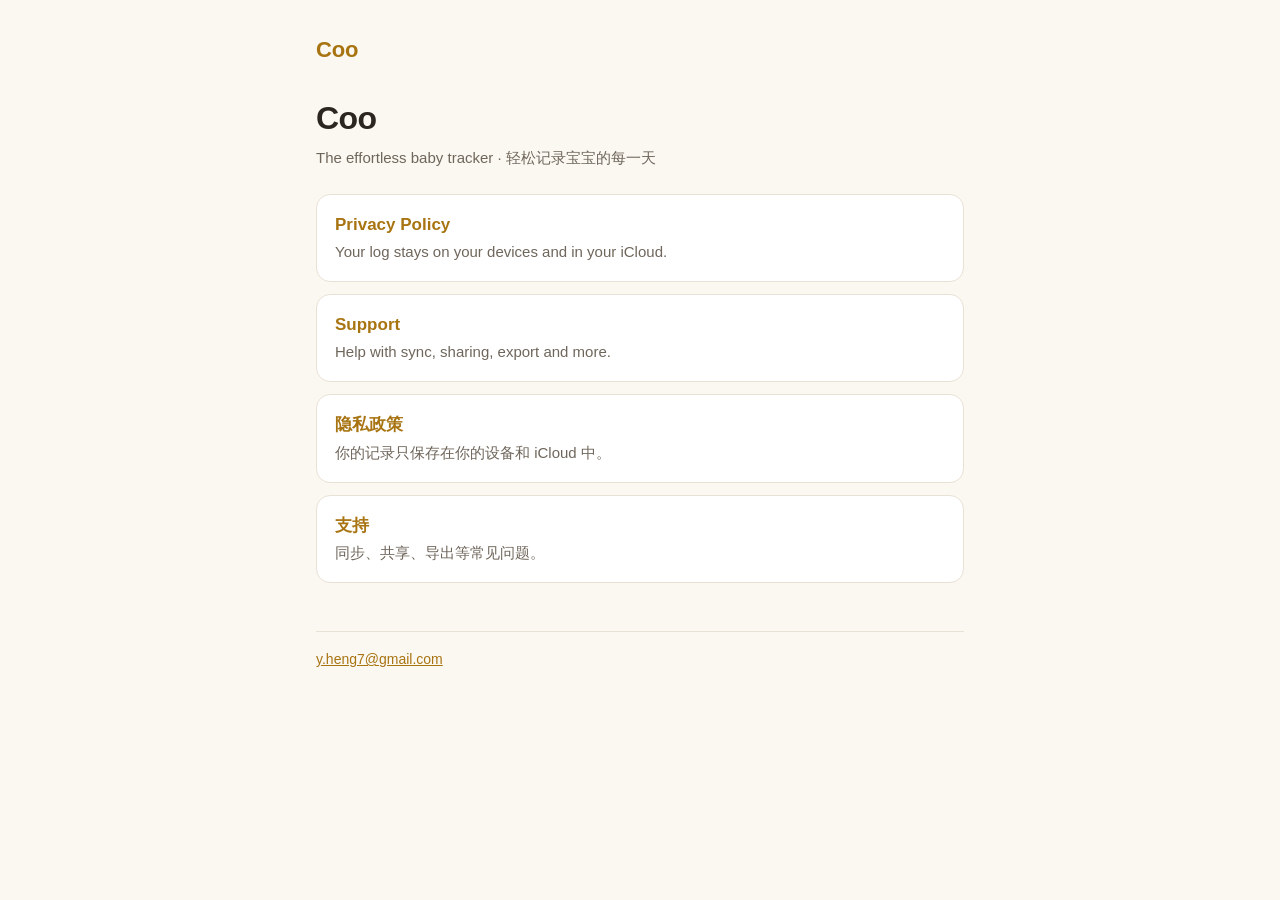
<file: index.html>
<!doctype html>
<html lang="en">
<head>
<meta charset="utf-8">
<meta name="viewport" content="width=device-width, initial-scale=1">
<title>Coo Baby Tracker</title>
<meta name="description" content="Coo, the effortless baby tracker. Privacy policy and support.">
<link rel="stylesheet" href="style.css">
</head>
<body>
<main>
<header class="top">
  <span class="brand">Coo</span>
</header>
<h1>Coo</h1>
<p class="meta">The effortless baby tracker · 轻松记录宝宝的每一天</p>
<div class="cards">
  <a class="card" href="privacy/"><strong>Privacy Policy</strong><span>Your log stays on your devices and in your iCloud.</span></a>
  <a class="card" href="support/"><strong>Support</strong><span>Help with sync, sharing, export and more.</span></a>
  <a class="card" href="zh/privacy/" hreflang="zh-Hans" lang="zh-Hans"><strong>隐私政策</strong><span>你的记录只保存在你的设备和 iCloud 中。</span></a>
  <a class="card" href="zh/support/" hreflang="zh-Hans" lang="zh-Hans"><strong>支持</strong><span>同步、共享、导出等常见问题。</span></a>
</div>
<footer><a href="mailto:y.heng7@gmail.com">y.heng7@gmail.com</a></footer>
</main>
</body>
</html>
</file>
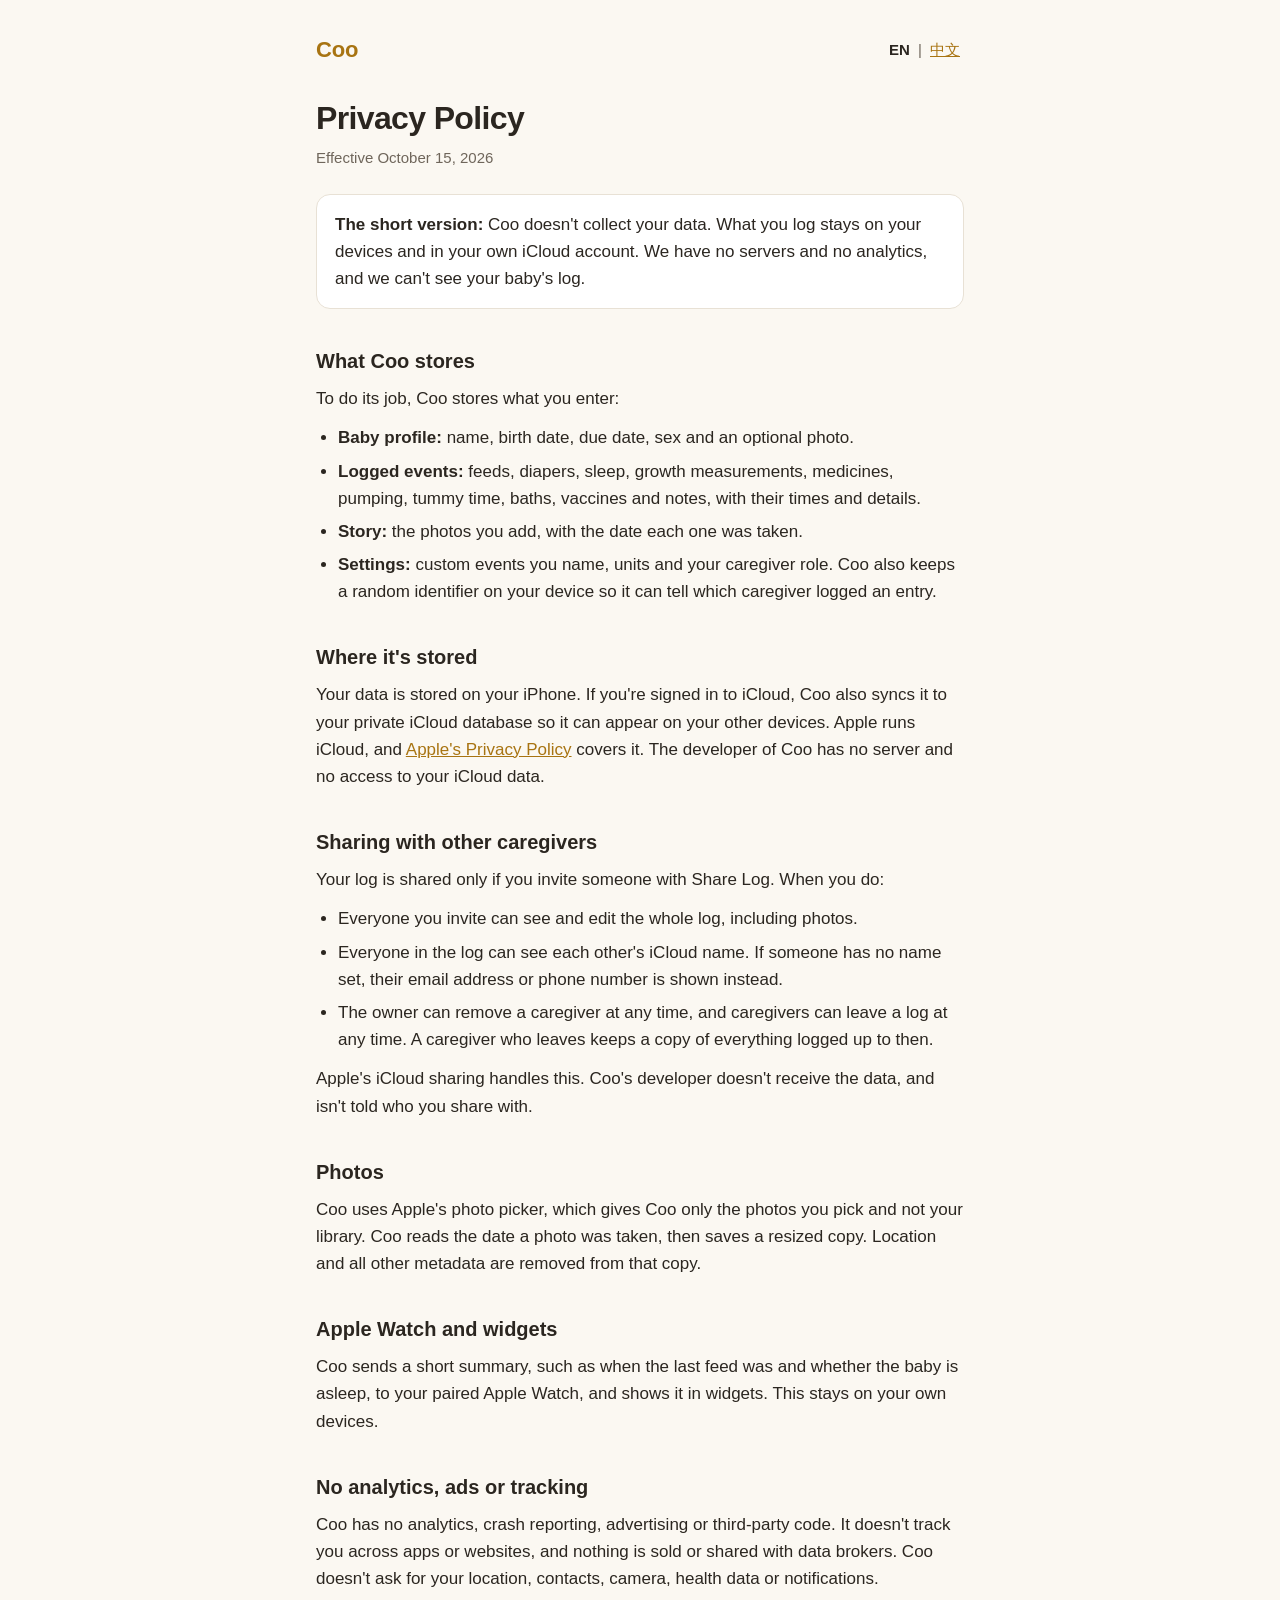
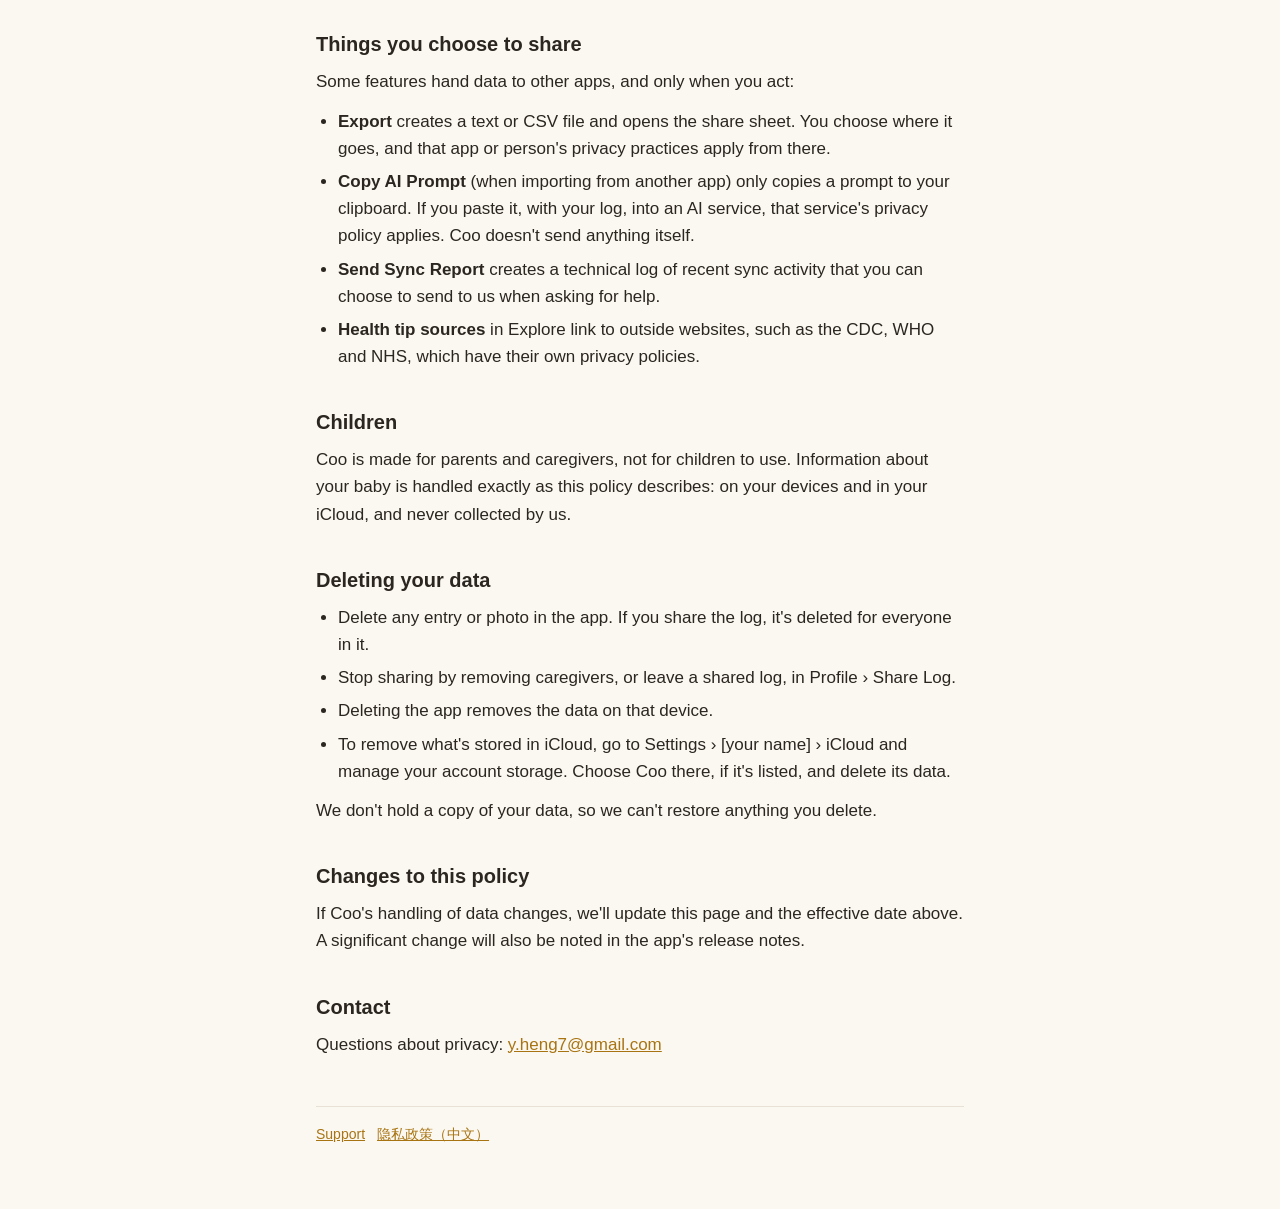
<file: privacy/index.html>
<!doctype html>
<html lang="en">
<head>
<meta charset="utf-8">
<meta name="viewport" content="width=device-width, initial-scale=1">
<title>Coo Privacy Policy</title>
<meta name="description" content="Coo keeps your baby's log on your devices and in your own iCloud. We don't collect, see or sell any of it.">
<link rel="stylesheet" href="../style.css">
<link rel="alternate" hreflang="zh-Hans" href="../zh/privacy/">
</head>
<body>
<main>
<header class="top">
  <a class="brand" href="../">Coo</a>
  <nav class="lang"><span>EN</span> | <a href="../zh/privacy/" hreflang="zh-Hans">中文</a></nav>
</header>

<h1>Privacy Policy</h1>
<p class="meta">Effective October 15, 2026</p>

<div class="summary">
  <p><strong>The short version:</strong> Coo doesn't collect your data. What you log stays on your devices and in your own iCloud account. We have no servers and no analytics, and we can't see your baby's log.</p>
</div>

<h2>What Coo stores</h2>
<p>To do its job, Coo stores what you enter:</p>
<ul>
  <li><strong>Baby profile:</strong> name, birth date, due date, sex and an optional photo.</li>
  <li><strong>Logged events:</strong> feeds, diapers, sleep, growth measurements, medicines, pumping, tummy time, baths, vaccines and notes, with their times and details.</li>
  <li><strong>Story:</strong> the photos you add, with the date each one was taken.</li>
  <li><strong>Settings:</strong> custom events you name, units and your caregiver role. Coo also keeps a random identifier on your device so it can tell which caregiver logged an entry.</li>
</ul>

<h2>Where it's stored</h2>
<p>Your data is stored on your iPhone. If you're signed in to iCloud, Coo also syncs it to your private iCloud database so it can appear on your other devices. Apple runs iCloud, and <a href="https://www.apple.com/legal/privacy/">Apple's Privacy Policy</a> covers it. The developer of Coo has no server and no access to your iCloud data.</p>

<h2>Sharing with other caregivers</h2>
<p>Your log is shared only if you invite someone with Share Log. When you do:</p>
<ul>
  <li>Everyone you invite can see and edit the whole log, including photos.</li>
  <li>Everyone in the log can see each other's iCloud name. If someone has no name set, their email address or phone number is shown instead.</li>
  <li>The owner can remove a caregiver at any time, and caregivers can leave a log at any time. A caregiver who leaves keeps a copy of everything logged up to then.</li>
</ul>
<p>Apple's iCloud sharing handles this. Coo's developer doesn't receive the data, and isn't told who you share with.</p>

<h2>Photos</h2>
<p>Coo uses Apple's photo picker, which gives Coo only the photos you pick and not your library. Coo reads the date a photo was taken, then saves a resized copy. Location and all other metadata are removed from that copy.</p>

<h2>Apple Watch and widgets</h2>
<p>Coo sends a short summary, such as when the last feed was and whether the baby is asleep, to your paired Apple Watch, and shows it in widgets. This stays on your own devices.</p>

<h2>No analytics, ads or tracking</h2>
<p>Coo has no analytics, crash reporting, advertising or third-party code. It doesn't track you across apps or websites, and nothing is sold or shared with data brokers. Coo doesn't ask for your location, contacts, camera, health data or notifications.</p>

<h2>Things you choose to share</h2>
<p>Some features hand data to other apps, and only when you act:</p>
<ul>
  <li><strong>Export</strong> creates a text or CSV file and opens the share sheet. You choose where it goes, and that app or person's privacy practices apply from there.</li>
  <li><strong>Copy AI Prompt</strong> (when importing from another app) only copies a prompt to your clipboard. If you paste it, with your log, into an AI service, that service's privacy policy applies. Coo doesn't send anything itself.</li>
  <li><strong>Send Sync Report</strong> creates a technical log of recent sync activity that you can choose to send to us when asking for help.</li>
  <li><strong>Health tip sources</strong> in Explore link to outside websites, such as the CDC, WHO and NHS, which have their own privacy policies.</li>
</ul>

<h2>Children</h2>
<p>Coo is made for parents and caregivers, not for children to use. Information about your baby is handled exactly as this policy describes: on your devices and in your iCloud, and never collected by us.</p>

<h2 id="deleting">Deleting your data</h2>
<ul>
  <li>Delete any entry or photo in the app. If you share the log, it's deleted for everyone in it.</li>
  <li>Stop sharing by removing caregivers, or leave a shared log, in Profile › Share Log.</li>
  <li>Deleting the app removes the data on that device.</li>
  <li>To remove what's stored in iCloud, go to Settings › [your name] › iCloud and manage your account storage. Choose Coo there, if it's listed, and delete its data.</li>
</ul>
<p>We don't hold a copy of your data, so we can't restore anything you delete.</p>

<h2>Changes to this policy</h2>
<p>If Coo's handling of data changes, we'll update this page and the effective date above. A significant change will also be noted in the app's release notes.</p>

<h2>Contact</h2>
<p>Questions about privacy: <a href="mailto:y.heng7@gmail.com">y.heng7@gmail.com</a></p>

<footer>
  <a href="../support/">Support</a><a href="../zh/privacy/" hreflang="zh-Hans">隐私政策（中文）</a>
</footer>
</main>
</body>
</html>
</file>
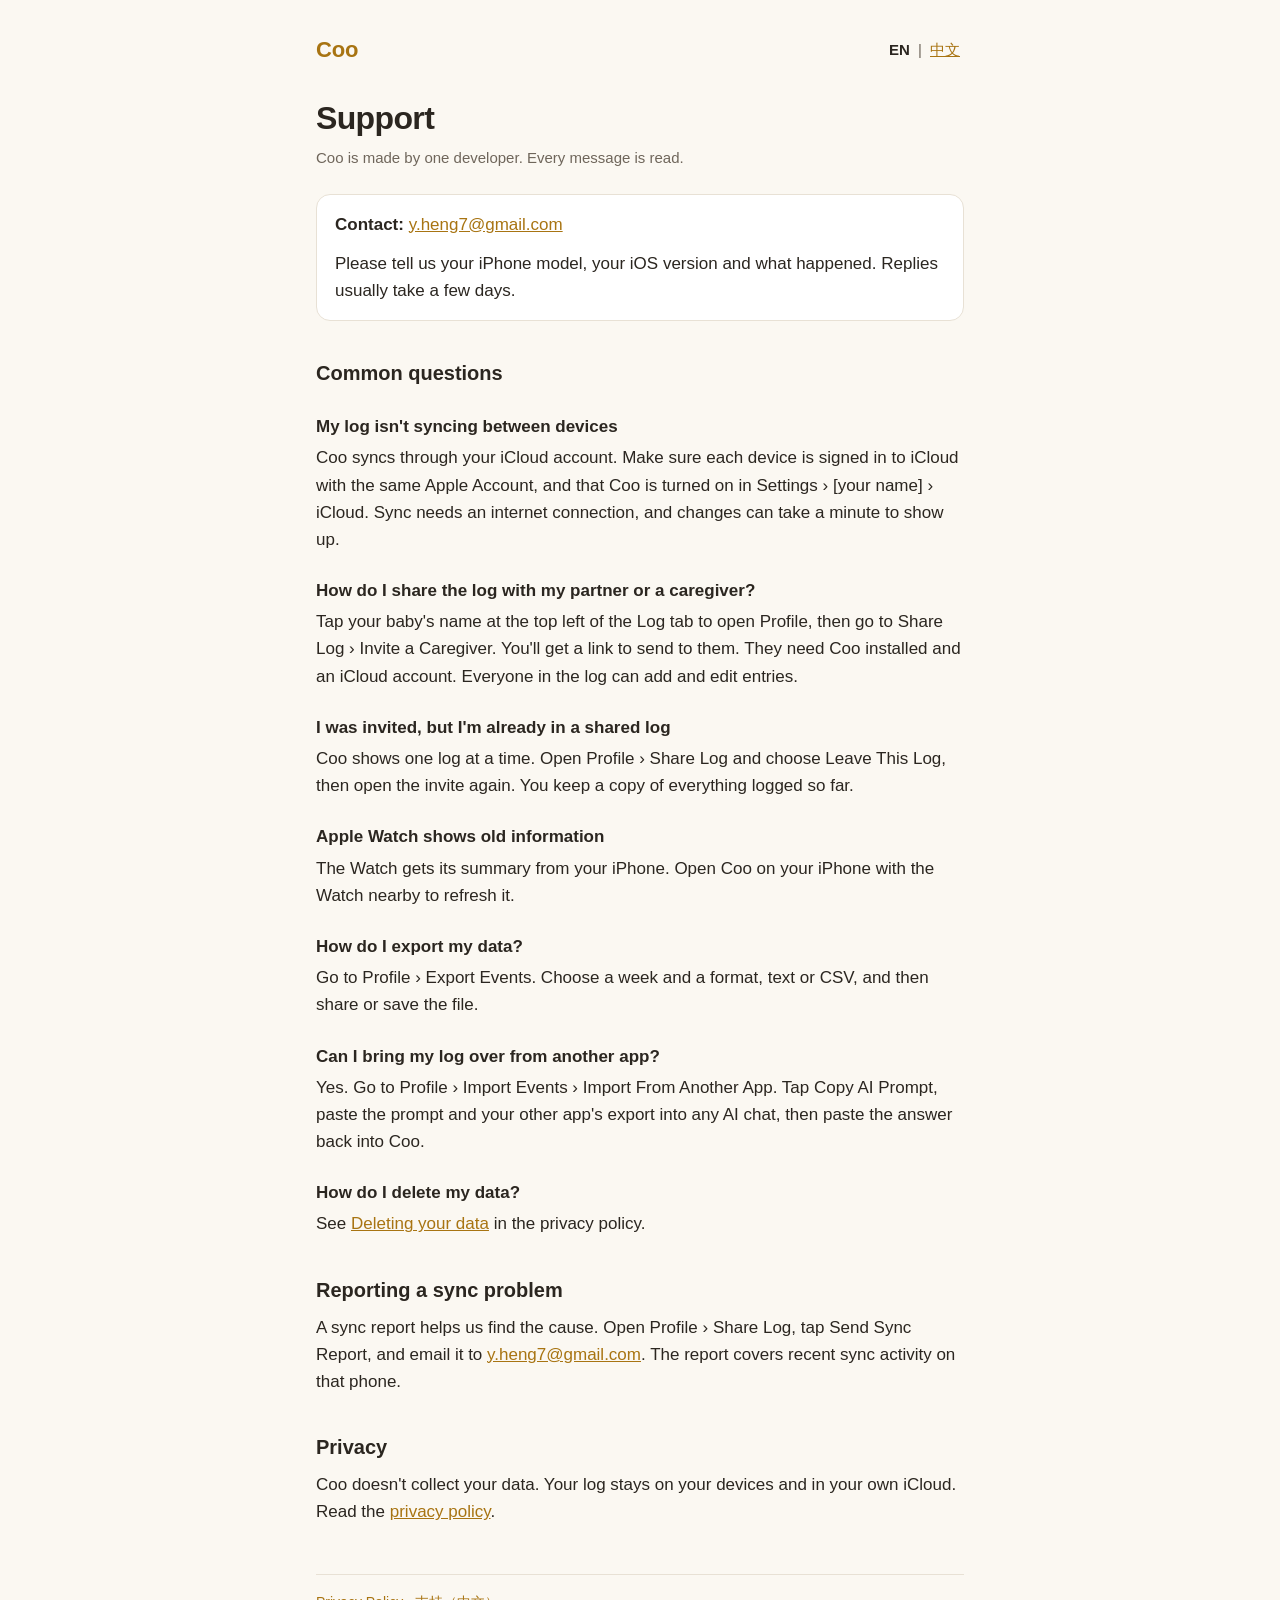
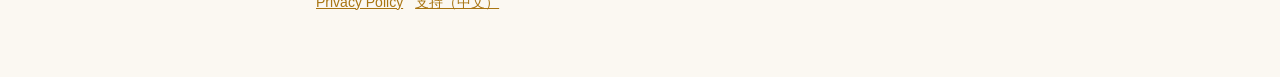
<file: support/index.html>
<!doctype html>
<html lang="en">
<head>
<meta charset="utf-8">
<meta name="viewport" content="width=device-width, initial-scale=1">
<title>Coo Support</title>
<meta name="description" content="Get help with Coo, the baby tracker: sync, sharing with a partner, Apple Watch, export and import.">
<link rel="stylesheet" href="../style.css">
<link rel="alternate" hreflang="zh-Hans" href="../zh/support/">
</head>
<body>
<main>
<header class="top">
  <a class="brand" href="../">Coo</a>
  <nav class="lang"><span>EN</span> | <a href="../zh/support/" hreflang="zh-Hans">中文</a></nav>
</header>

<h1>Support</h1>
<p class="meta">Coo is made by one developer. Every message is read.</p>

<div class="summary">
  <p><strong>Contact:</strong> <a href="mailto:y.heng7@gmail.com?subject=Coo%20support">y.heng7@gmail.com</a></p>
  <p>Please tell us your iPhone model, your iOS version and what happened. Replies usually take a few days.</p>
</div>

<h2>Common questions</h2>

<h3>My log isn't syncing between devices</h3>
<p>Coo syncs through your iCloud account. Make sure each device is signed in to iCloud with the same Apple Account, and that Coo is turned on in Settings › [your name] › iCloud. Sync needs an internet connection, and changes can take a minute to show up.</p>

<h3>How do I share the log with my partner or a caregiver?</h3>
<p>Tap your baby's name at the top left of the Log tab to open Profile, then go to Share Log › Invite a Caregiver. You'll get a link to send to them. They need Coo installed and an iCloud account. Everyone in the log can add and edit entries.</p>

<h3>I was invited, but I'm already in a shared log</h3>
<p>Coo shows one log at a time. Open Profile › Share Log and choose Leave This Log, then open the invite again. You keep a copy of everything logged so far.</p>

<h3>Apple Watch shows old information</h3>
<p>The Watch gets its summary from your iPhone. Open Coo on your iPhone with the Watch nearby to refresh it.</p>

<h3>How do I export my data?</h3>
<p>Go to Profile › Export Events. Choose a week and a format, text or CSV, and then share or save the file.</p>

<h3>Can I bring my log over from another app?</h3>
<p>Yes. Go to Profile › Import Events › Import From Another App. Tap Copy AI Prompt, paste the prompt and your other app's export into any AI chat, then paste the answer back into Coo.</p>

<h3>How do I delete my data?</h3>
<p>See <a href="../privacy/#deleting">Deleting your data</a> in the privacy policy.</p>

<h2>Reporting a sync problem</h2>
<p>A sync report helps us find the cause. Open Profile › Share Log, tap Send Sync Report, and email it to <a href="mailto:y.heng7@gmail.com?subject=Coo%20sync%20report">y.heng7@gmail.com</a>. The report covers recent sync activity on that phone.</p>

<h2>Privacy</h2>
<p>Coo doesn't collect your data. Your log stays on your devices and in your own iCloud. Read the <a href="../privacy/">privacy policy</a>.</p>

<footer>
  <a href="../privacy/">Privacy Policy</a><a href="../zh/support/" hreflang="zh-Hans">支持（中文）</a>
</footer>
</main>
</body>
</html>
</file>
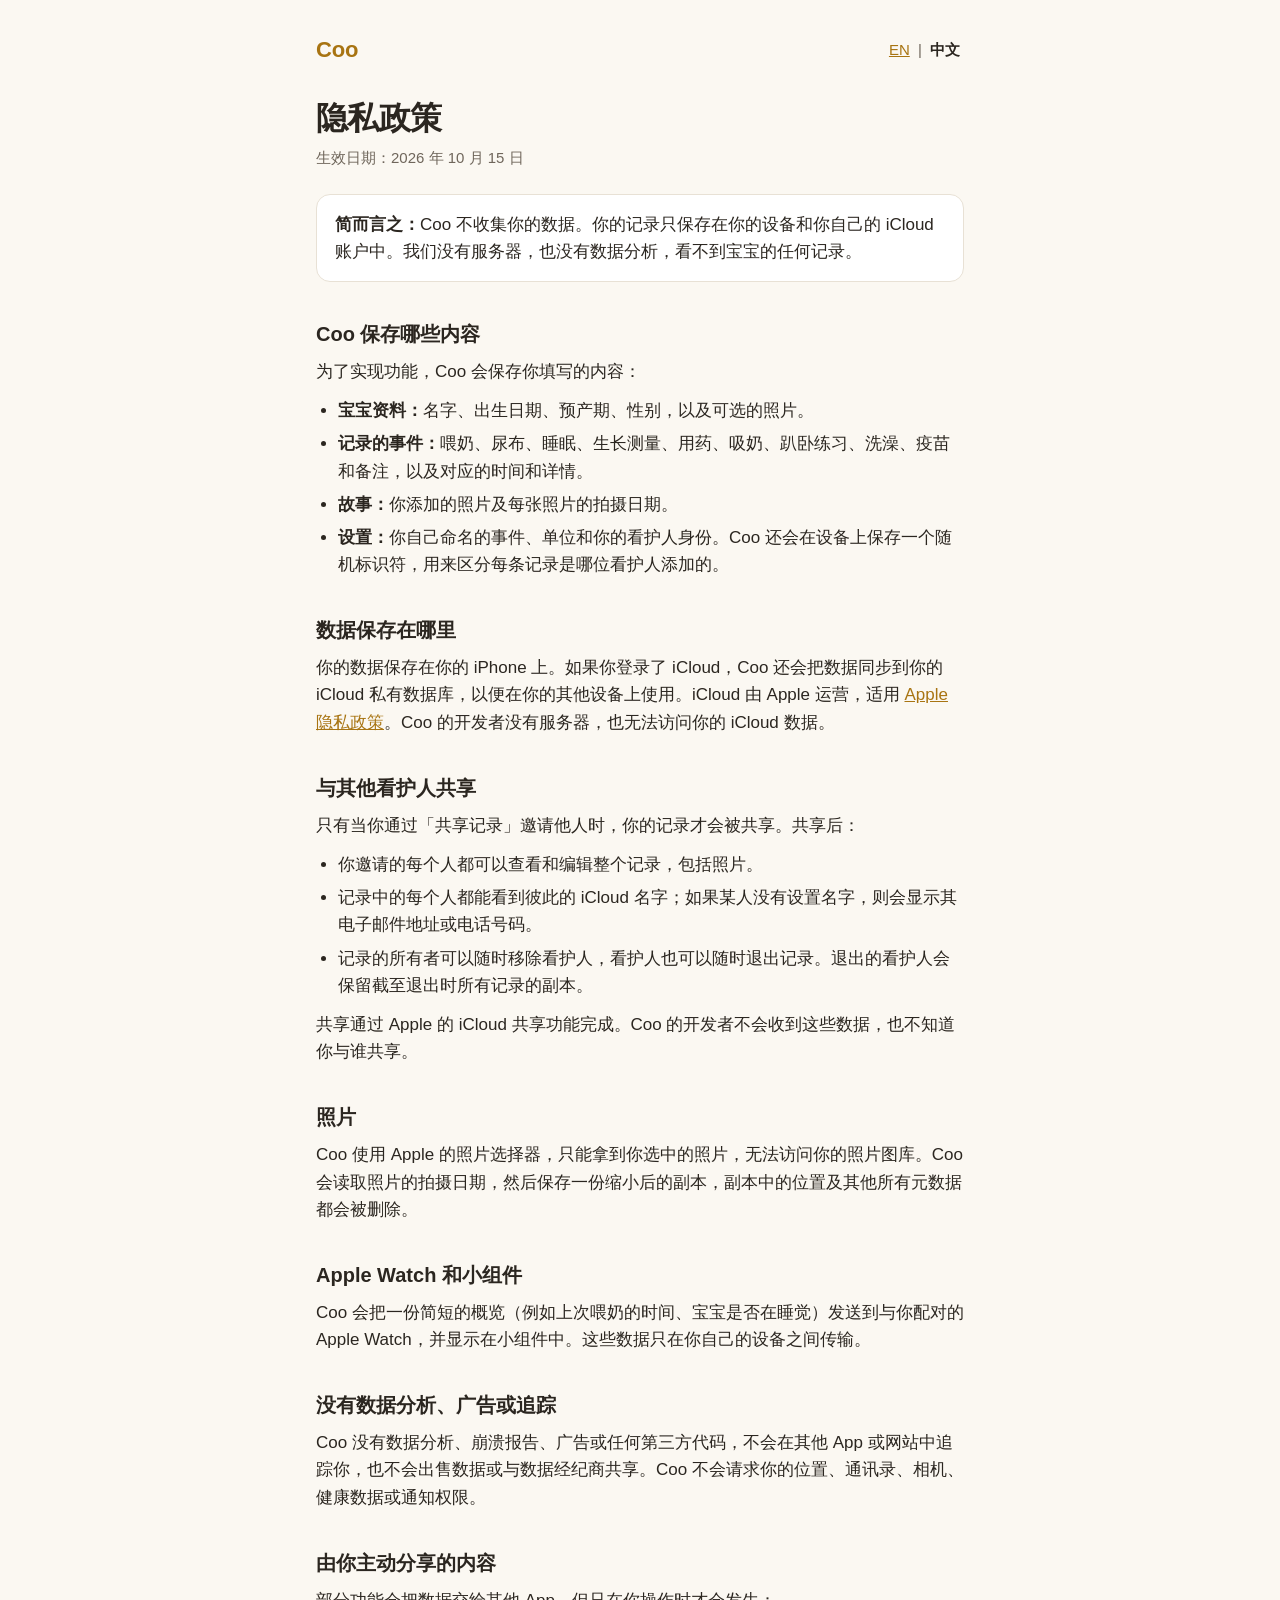
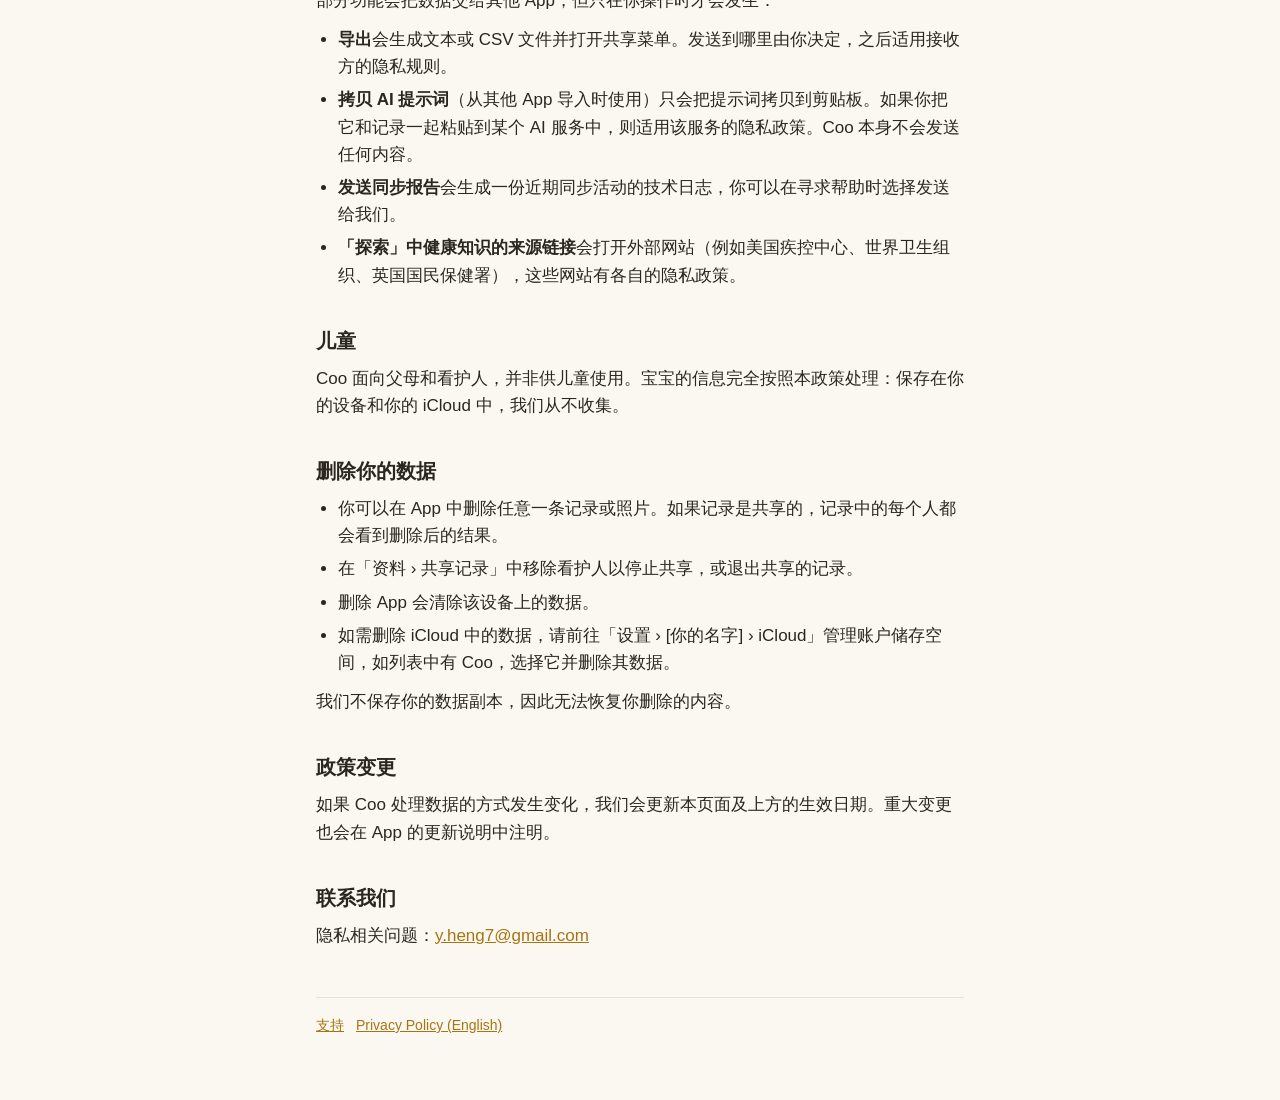
<file: zh/privacy/index.html>
<!doctype html>
<html lang="zh-Hans">
<head>
<meta charset="utf-8">
<meta name="viewport" content="width=device-width, initial-scale=1">
<title>Coo 隐私政策</title>
<meta name="description" content="Coo 把宝宝的记录保存在你的设备和你自己的 iCloud 中。我们不收集、不查看、也不出售任何数据。">
<link rel="stylesheet" href="../../style.css">
<link rel="alternate" hreflang="en" href="../../privacy/">
</head>
<body>
<main>
<header class="top">
  <a class="brand" href="../../">Coo</a>
  <nav class="lang"><a href="../../privacy/" hreflang="en">EN</a> | <span>中文</span></nav>
</header>

<h1>隐私政策</h1>
<p class="meta">生效日期：2026 年 10 月 15 日</p>

<div class="summary">
  <p><strong>简而言之：</strong>Coo 不收集你的数据。你的记录只保存在你的设备和你自己的 iCloud 账户中。我们没有服务器，也没有数据分析，看不到宝宝的任何记录。</p>
</div>

<h2>Coo 保存哪些内容</h2>
<p>为了实现功能，Coo 会保存你填写的内容：</p>
<ul>
  <li><strong>宝宝资料：</strong>名字、出生日期、预产期、性别，以及可选的照片。</li>
  <li><strong>记录的事件：</strong>喂奶、尿布、睡眠、生长测量、用药、吸奶、趴卧练习、洗澡、疫苗和备注，以及对应的时间和详情。</li>
  <li><strong>故事：</strong>你添加的照片及每张照片的拍摄日期。</li>
  <li><strong>设置：</strong>你自己命名的事件、单位和你的看护人身份。Coo 还会在设备上保存一个随机标识符，用来区分每条记录是哪位看护人添加的。</li>
</ul>

<h2>数据保存在哪里</h2>
<p>你的数据保存在你的 iPhone 上。如果你登录了 iCloud，Coo 还会把数据同步到你的 iCloud 私有数据库，以便在你的其他设备上使用。iCloud 由 Apple 运营，适用 <a href="https://www.apple.com.cn/legal/privacy/">Apple 隐私政策</a>。Coo 的开发者没有服务器，也无法访问你的 iCloud 数据。</p>

<h2>与其他看护人共享</h2>
<p>只有当你通过「共享记录」邀请他人时，你的记录才会被共享。共享后：</p>
<ul>
  <li>你邀请的每个人都可以查看和编辑整个记录，包括照片。</li>
  <li>记录中的每个人都能看到彼此的 iCloud 名字；如果某人没有设置名字，则会显示其电子邮件地址或电话号码。</li>
  <li>记录的所有者可以随时移除看护人，看护人也可以随时退出记录。退出的看护人会保留截至退出时所有记录的副本。</li>
</ul>
<p>共享通过 Apple 的 iCloud 共享功能完成。Coo 的开发者不会收到这些数据，也不知道你与谁共享。</p>

<h2>照片</h2>
<p>Coo 使用 Apple 的照片选择器，只能拿到你选中的照片，无法访问你的照片图库。Coo 会读取照片的拍摄日期，然后保存一份缩小后的副本，副本中的位置及其他所有元数据都会被删除。</p>

<h2>Apple Watch 和小组件</h2>
<p>Coo 会把一份简短的概览（例如上次喂奶的时间、宝宝是否在睡觉）发送到与你配对的 Apple Watch，并显示在小组件中。这些数据只在你自己的设备之间传输。</p>

<h2>没有数据分析、广告或追踪</h2>
<p>Coo 没有数据分析、崩溃报告、广告或任何第三方代码，不会在其他 App 或网站中追踪你，也不会出售数据或与数据经纪商共享。Coo 不会请求你的位置、通讯录、相机、健康数据或通知权限。</p>

<h2>由你主动分享的内容</h2>
<p>部分功能会把数据交给其他 App，但只在你操作时才会发生：</p>
<ul>
  <li><strong>导出</strong>会生成文本或 CSV 文件并打开共享菜单。发送到哪里由你决定，之后适用接收方的隐私规则。</li>
  <li><strong>拷贝 AI 提示词</strong>（从其他 App 导入时使用）只会把提示词拷贝到剪贴板。如果你把它和记录一起粘贴到某个 AI 服务中，则适用该服务的隐私政策。Coo 本身不会发送任何内容。</li>
  <li><strong>发送同步报告</strong>会生成一份近期同步活动的技术日志，你可以在寻求帮助时选择发送给我们。</li>
  <li><strong>「探索」中健康知识的来源链接</strong>会打开外部网站（例如美国疾控中心、世界卫生组织、英国国民保健署），这些网站有各自的隐私政策。</li>
</ul>

<h2>儿童</h2>
<p>Coo 面向父母和看护人，并非供儿童使用。宝宝的信息完全按照本政策处理：保存在你的设备和你的 iCloud 中，我们从不收集。</p>

<h2 id="deleting">删除你的数据</h2>
<ul>
  <li>你可以在 App 中删除任意一条记录或照片。如果记录是共享的，记录中的每个人都会看到删除后的结果。</li>
  <li>在「资料 › 共享记录」中移除看护人以停止共享，或退出共享的记录。</li>
  <li>删除 App 会清除该设备上的数据。</li>
  <li>如需删除 iCloud 中的数据，请前往「设置 › [你的名字] › iCloud」管理账户储存空间，如列表中有 Coo，选择它并删除其数据。</li>
</ul>
<p>我们不保存你的数据副本，因此无法恢复你删除的内容。</p>

<h2>政策变更</h2>
<p>如果 Coo 处理数据的方式发生变化，我们会更新本页面及上方的生效日期。重大变更也会在 App 的更新说明中注明。</p>

<h2>联系我们</h2>
<p>隐私相关问题：<a href="mailto:y.heng7@gmail.com">y.heng7@gmail.com</a></p>

<footer>
  <a href="../support/">支持</a><a href="../../privacy/" hreflang="en">Privacy Policy (English)</a>
</footer>
</main>
</body>
</html>
</file>
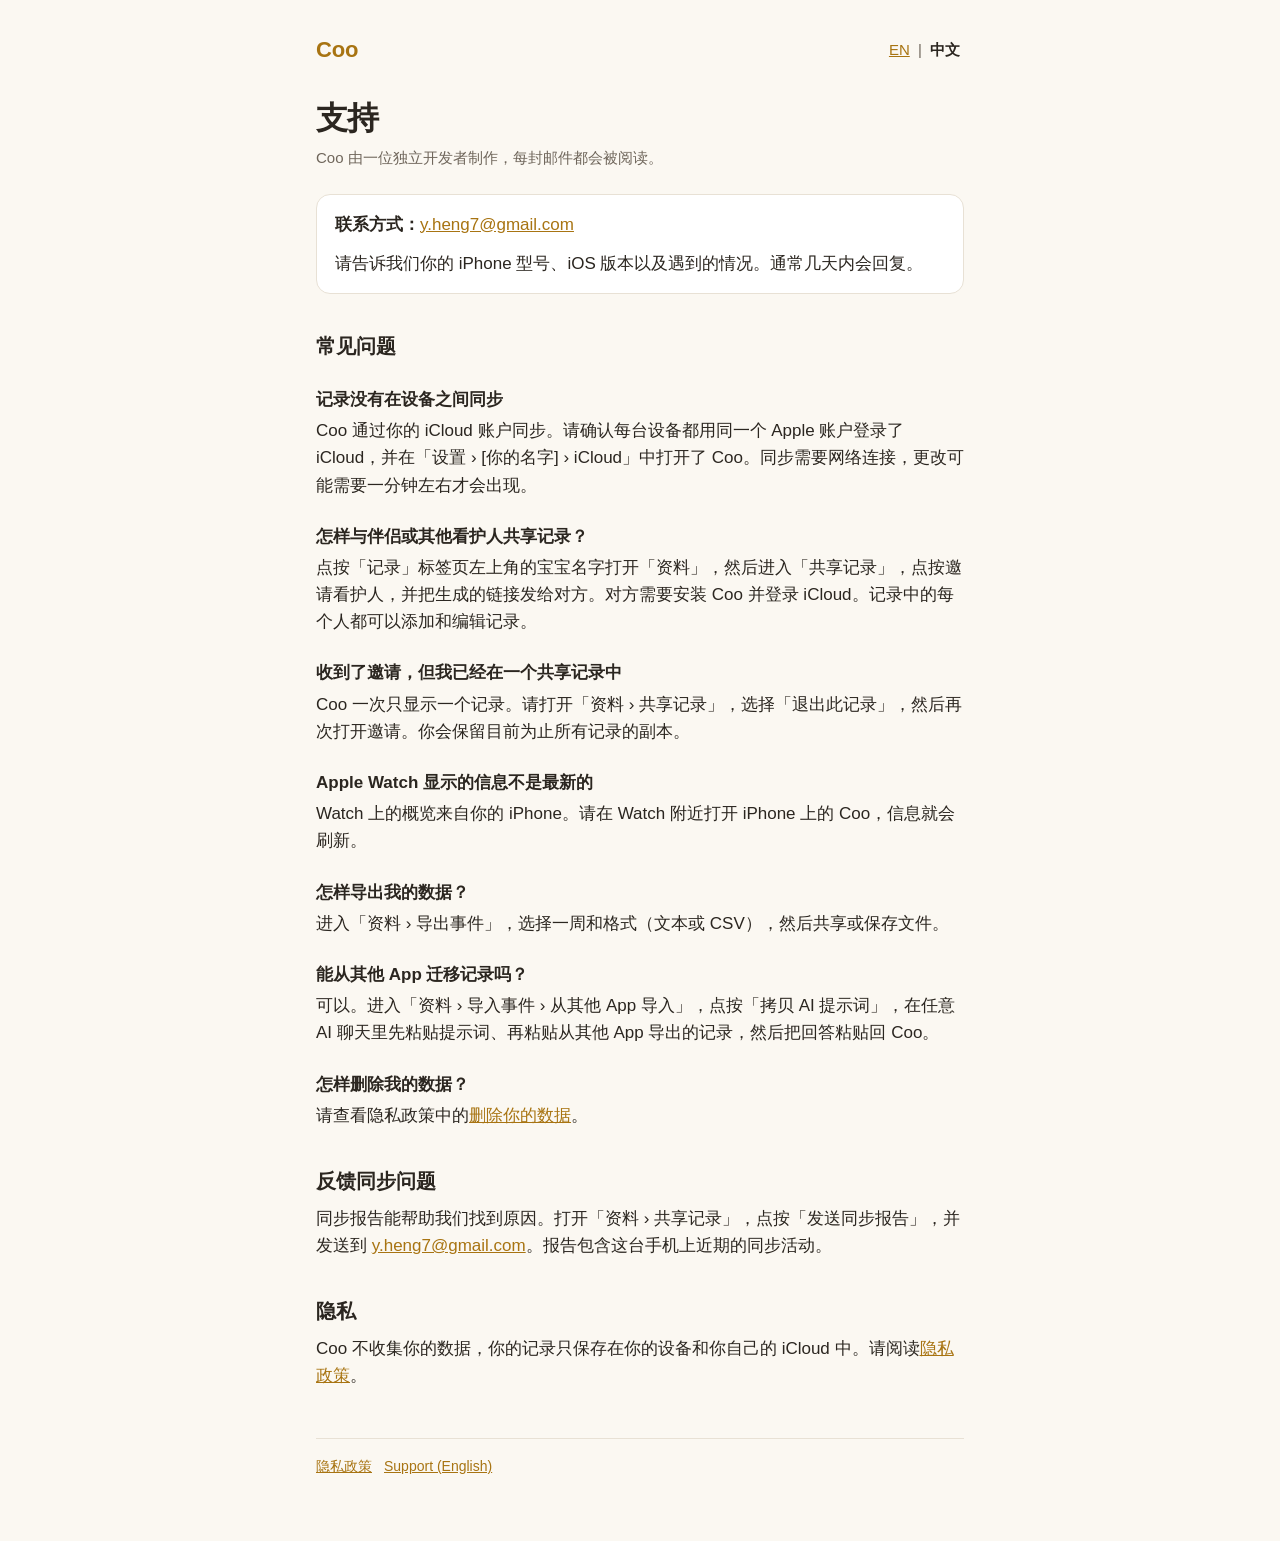
<file: zh/support/index.html>
<!doctype html>
<html lang="zh-Hans">
<head>
<meta charset="utf-8">
<meta name="viewport" content="width=device-width, initial-scale=1">
<title>Coo 支持</title>
<meta name="description" content="获取 Coo 宝宝记录 App 的帮助：同步、与伴侣共享、Apple Watch、导出和导入。">
<link rel="stylesheet" href="../../style.css">
<link rel="alternate" hreflang="en" href="../../support/">
</head>
<body>
<main>
<header class="top">
  <a class="brand" href="../../">Coo</a>
  <nav class="lang"><a href="../../support/" hreflang="en">EN</a> | <span>中文</span></nav>
</header>

<h1>支持</h1>
<p class="meta">Coo 由一位独立开发者制作，每封邮件都会被阅读。</p>

<div class="summary">
  <p><strong>联系方式：</strong><a href="mailto:y.heng7@gmail.com?subject=Coo%20support">y.heng7@gmail.com</a></p>
  <p>请告诉我们你的 iPhone 型号、iOS 版本以及遇到的情况。通常几天内会回复。</p>
</div>

<h2>常见问题</h2>

<h3>记录没有在设备之间同步</h3>
<p>Coo 通过你的 iCloud 账户同步。请确认每台设备都用同一个 Apple 账户登录了 iCloud，并在「设置 › [你的名字] › iCloud」中打开了 Coo。同步需要网络连接，更改可能需要一分钟左右才会出现。</p>

<h3>怎样与伴侣或其他看护人共享记录？</h3>
<p>点按「记录」标签页左上角的宝宝名字打开「资料」，然后进入「共享记录」，点按邀请看护人，并把生成的链接发给对方。对方需要安装 Coo 并登录 iCloud。记录中的每个人都可以添加和编辑记录。</p>

<h3>收到了邀请，但我已经在一个共享记录中</h3>
<p>Coo 一次只显示一个记录。请打开「资料 › 共享记录」，选择「退出此记录」，然后再次打开邀请。你会保留目前为止所有记录的副本。</p>

<h3>Apple Watch 显示的信息不是最新的</h3>
<p>Watch 上的概览来自你的 iPhone。请在 Watch 附近打开 iPhone 上的 Coo，信息就会刷新。</p>

<h3>怎样导出我的数据？</h3>
<p>进入「资料 › 导出事件」，选择一周和格式（文本或 CSV），然后共享或保存文件。</p>

<h3>能从其他 App 迁移记录吗？</h3>
<p>可以。进入「资料 › 导入事件 › 从其他 App 导入」，点按「拷贝 AI 提示词」，在任意 AI 聊天里先粘贴提示词、再粘贴从其他 App 导出的记录，然后把回答粘贴回 Coo。</p>

<h3>怎样删除我的数据？</h3>
<p>请查看隐私政策中的<a href="../privacy/#deleting">删除你的数据</a>。</p>

<h2>反馈同步问题</h2>
<p>同步报告能帮助我们找到原因。打开「资料 › 共享记录」，点按「发送同步报告」，并发送到 <a href="mailto:y.heng7@gmail.com?subject=Coo%20sync%20report">y.heng7@gmail.com</a>。报告包含这台手机上近期的同步活动。</p>

<h2>隐私</h2>
<p>Coo 不收集你的数据，你的记录只保存在你的设备和你自己的 iCloud 中。请阅读<a href="../privacy/">隐私政策</a>。</p>

<footer>
  <a href="../privacy/">隐私政策</a><a href="../../support/" hreflang="en">Support (English)</a>
</footer>
</main>
</body>
</html>
</file>
<file: style.css>
:root {
  --bg: #fbf8f2;
  --surface: #ffffff;
  --text: #2b2620;
  --muted: #6f665b;
  --line: #e8e1d5;
  --accent: #a87412;
  color-scheme: light;
}
@media (prefers-color-scheme: dark) {
  :root:not([data-theme="light"]) {
    --bg: #17140f;
    --surface: #211d17;
    --text: #f1ebe1;
    --muted: #b0a698;
    --line: #3a332a;
    --accent: #e0b24f;
    color-scheme: dark;
  }
}
:root[data-theme="dark"] {
  --bg: #17140f;
  --surface: #211d17;
  --text: #f1ebe1;
  --muted: #b0a698;
  --line: #3a332a;
  --accent: #e0b24f;
  color-scheme: dark;
}

* { box-sizing: border-box; }
html { -webkit-text-size-adjust: 100%; }
body {
  margin: 0;
  background: var(--bg);
  color: var(--text);
  font: 17px/1.6 -apple-system, BlinkMacSystemFont, "SF Pro Text", "PingFang SC", "Hiragino Sans GB", "Helvetica Neue", Arial, sans-serif;
}
main { max-width: 680px; margin: 0 auto; padding: 32px 16px 64px; }
header.top { display: flex; justify-content: space-between; align-items: center; gap: 12px; margin-bottom: 32px; }
.brand { font-weight: 700; font-size: 22px; letter-spacing: -0.01em; color: var(--accent); text-decoration: none; }
.lang { font-size: 15px; color: var(--muted); }
.lang a, .lang span { padding: 2px 4px; }
.lang span { color: var(--text); font-weight: 600; }
h1 { font-size: 32px; line-height: 1.2; margin: 0 0 8px; letter-spacing: -0.02em; }
h2 { font-size: 20px; margin: 36px 0 8px; }
h3 { font-size: 17px; margin: 24px 0 4px; }
p, ul { margin: 0 0 12px; }
ul { padding-left: 22px; }
li { margin-bottom: 6px; }
a { color: var(--accent); }
.meta { color: var(--muted); font-size: 15px; margin-bottom: 24px; }
.summary {
  background: var(--surface);
  border: 1px solid var(--line);
  border-radius: 14px;
  padding: 16px 18px;
  margin: 24px 0;
}
.summary p:last-child { margin-bottom: 0; }
.cards { display: grid; gap: 12px; margin-top: 24px; }
.card {
  display: block;
  background: var(--surface);
  border: 1px solid var(--line);
  border-radius: 14px;
  padding: 16px 18px;
  text-decoration: none;
  color: var(--text);
}
.card strong { display: block; color: var(--accent); }
.card span { color: var(--muted); font-size: 15px; }
footer { margin-top: 48px; padding-top: 16px; border-top: 1px solid var(--line); color: var(--muted); font-size: 14px; }
footer a { margin-right: 12px; }
</file>
